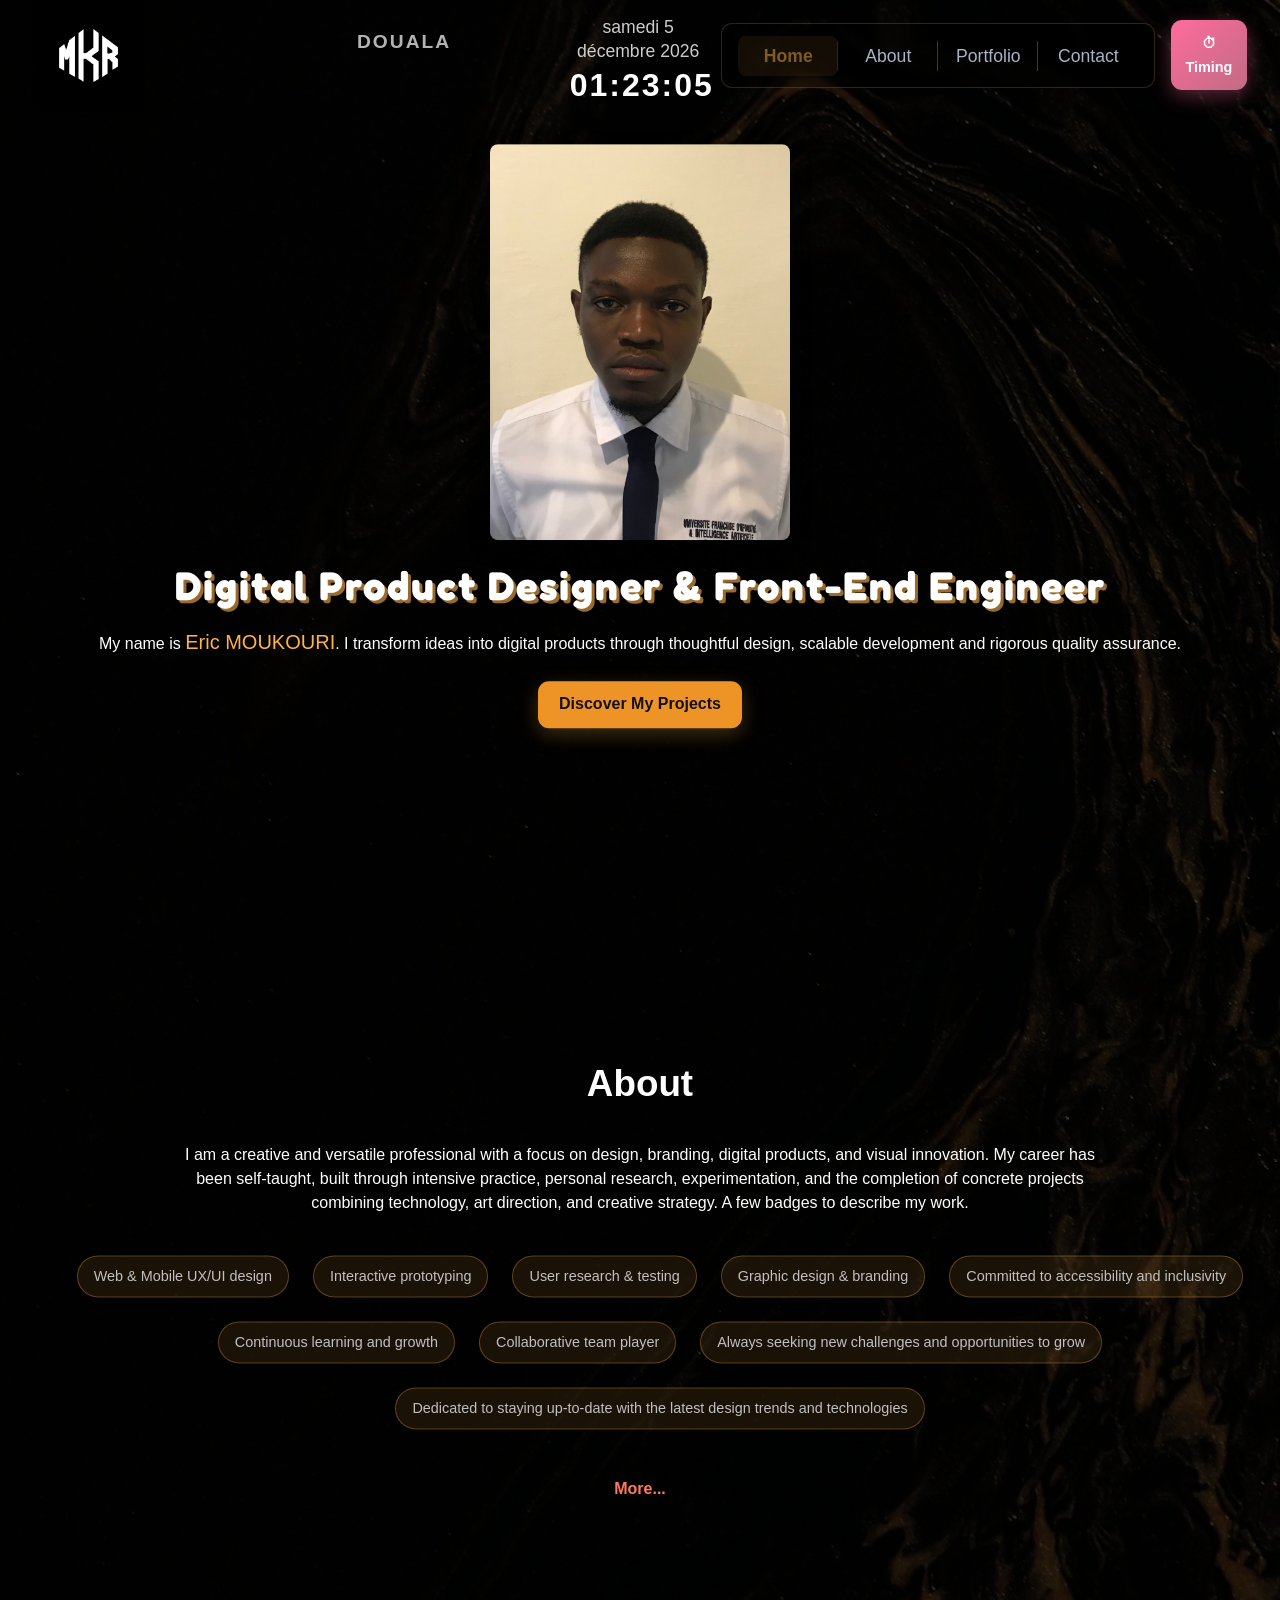
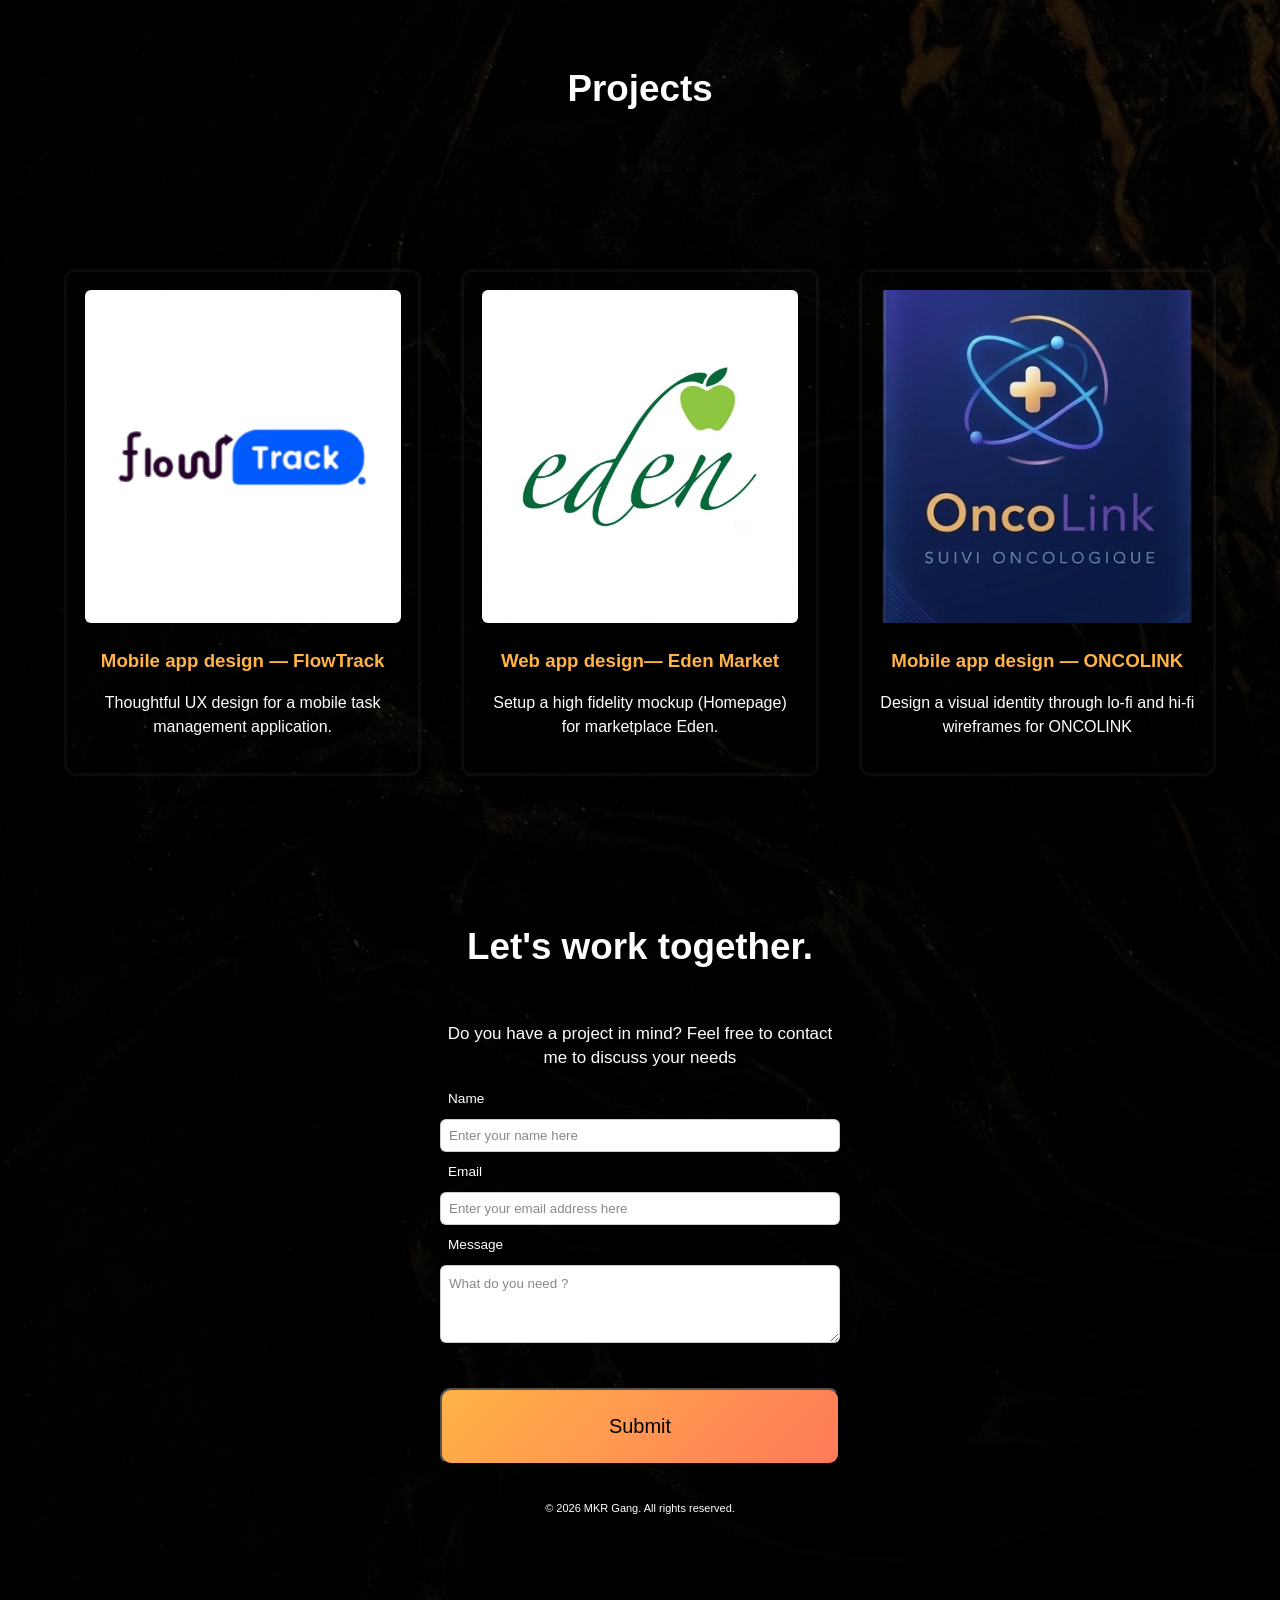
<file: index.html>
<!DOCTYPE html>
<html lang="en">

<head>
  <meta charset="utf-8">
  <meta name="viewport" content="width=device-width, initial-scale=1.0">
  <meta name="description" content="UX/UI Designer, Front-End Developer and QA Analyst creating high-performance digital products, intuitive user experiences and scalable web solutions for businesses, startups and ambitious ideas."/>      <!-- provide a short description for the web page and impacting SEO -->
  <meta name="theme-color" content="#0f172a">
  <!-- <meta http-equiv="refresh" content="11"> Auto refresh page after 11sec  -->
  <title>Portfolio — Victor Eric MOUKOURI</title>
  <link rel="preload" as="image" href="assets/img/Portfolio-bg.jpg"/>
  <link rel="icon" type="image/png" href="assets/favicon/favicon-96x96.png" sizes="96x96"/>
  <link rel="icon" type="image/svg+xml" href="assets/favicon/favicon.svg"/>
  <link rel="shortcut icon" href="assets/favicon/favicon.ico"/>
  <link rel="apple-touch-icon" href="assets/favicon/apple-touch-icon.png" sizes="180x180"/>
  <link rel="manifest" href="assets/favicon/site.webmanifest"/>
  <link rel="stylesheet" href="https://cdnjs.cloudflare.com/ajax/libs/font-awesome/6.5.1/css/all.min.css" integrity="sha256-46qynGAkLSFpVbEBog43gvNhfrOj+BmwXdxFgVK/Kvc=" crossorigin="anonymous"/>
  <link rel="stylesheet" href="assets/css/styles.css">
  <link rel="preconnect" href="https://fonts.googleapis.com">
  <link rel="preconnect" href="https://fonts.gstatic.com" crossorigin>
  <link href="https://fonts.googleapis.com/css2?family=Fredoka:wght@400;600;700&family=Markazi+Text:wght@400..700&family=Playfair+Display:ital,wght@0,400..900;1,400..900&family=Vollkorn:ital,wght@0,400..900;1,400..900&display=swap" rel="stylesheet">
</head>

<body>
  <header class="header">
    <div class="navbar-left">
      <a class="logo" href="index.html" target="_self"> 
        <img loading="lazy" decoding="async" src="assets/img/logo-mkr.png" alt="MKR brand logo - Homepage"/>
      </a>
    </div>

    <div class="navbar-center">
      <div class="clock-container">
        <h2 class="city">Douala</h2>
        <div>   
          <div id="date" class="date"></div> 
          <div id="time" class="time"></div>   
        </div>
      </div>
    </div>          
      
    <div class="navbar-right">      
      <nav class="navbar" aria-label="Navigation principale ">    
        <ul class="navbar-nav">    
          <li class="navbar-item">    
            <a class="navbar-link active" href="index.html">Home</a>           
          </li>
          <li class="navbar-item">              
            <a class="navbar-link" href="about.html">About</a>
          </li>
          <li class="navbar-item">
            <a class="navbar-link" href="portfolio.html">Portfolio</a>     
          </li>
          <li class="navbar-item">   
            <a class="navbar-link" href="#contact">Contact</a>
          </li>
        </ul> 
      </nav>
        
      <a class="btn-timing" href="404.html">⏱ Timing</a>      <!-- div? Make it btn and disabled -->      
      <!-- <button id="nav-toggle" class="nav-toggle" aria-expanded="false" aria-controls="main-nav">Menu</button> -->
      <!-- <button class="navbar-toggler" data-toggle="collapse" data-target="#navbarCollapse">    
        <span class="navbar-toggler-icon"></span>    
      </button> -->
    </div>  
  </header>

  <main class="main-content">
    <section class="hero parallax animate-fade" data-parallax-speed="0.07" aria-label="Section d'introduction">
      <div class="hero-container">
        <img class="mkr-img" src="assets/img/mkr.jpg" alt="Portrait of Victor Eric MOUKOURI looking toward the camera with a professional yet approachable expression"/>
        <h1 class="hero-title">Digital Product Designer & Front-End Engineer</h1>      <!-- add class ? -->
        <p class="hero-desc">My name is <em>Eric MOUKOURI</em>. I transform ideas into digital products through thoughtful design, scalable development and rigorous quality assurance.</p>
        <a class="hero-cta" href="#portfolio">Discover My Projects</a>
      </div>
    </section>

    <section id="about" class="about-preview parallax animate-fade" data-parallax-speed="0.07"">
      <h2 class="section-title">About</h2>
      <div class="about-container">
        <p>I am a creative and versatile professional with a focus on design, 
          branding, digital products, and visual innovation. 
          My career has been self-taught, built through intensive practice, 
          personal research, experimentation, and the completion of concrete 
          projects combining technology, art direction, and creative strategy. 
          A few badges to describe my work.</p>
        <ul class="about-highlights">
          <li>Web & Mobile UX/UI design</li>
          <li>Interactive prototyping</li>
          <li>User research & testing</li>
          <li>Graphic design & branding</li>
          <!-- <li>Passion for art and technology</li> -->
          <li>Committed to accessibility and inclusivity</li>
          <li>Continuous learning and growth</li>
          <li >Collaborative team player</li>
          <!-- <li >Creative problem solver</li> -->
          <!-- <li >Driven by user-centered design principles</li> -->
          <!-- <li>Dedicated to creating meaningful digital experiences</li> -->
          <li>Always seeking new challenges and opportunities to grow</li>
          <!-- <li>Believer in the importance of user feedback and testing in the design process</li> -->
          <li>Dedicated to staying up-to-date with the latest design trends and technologies</li>
        </ul>
        <p><a class="more" href="about.html">More...</a></p>
      </div>
    </section>

    <section id="portfolio" class="portfolio-preview parallax animate-fade" data-parallax-speed="0.07"">
      <h2 class="section-title">Projects</h2>
      <div class="portfolio-highlight">
        <a href="portfolio.html#flowtrack" class="card-link">
          <article class="card">
            <img src="assets/img/FlowTrack logo.png" alt="FlowTrack mobile app project preview showing the app branding and logo for a task management interface" loading="lazy" decoding="async"/>
            <h3>Mobile app design — FlowTrack</h3>
            <p>Thoughtful UX design for a mobile task management application.</p>
          </article>
        </a>

        <a href="portfolio.html#eden-market" class="card-link">
          <article class="card">
            <img src="assets/img/eden market logo.jpg" alt="Eden Market project preview showing the app branding and visual design elements for a marketplace app" loading="lazy" decoding="async"/>
            <h3>Web app design— Eden Market</h3>
            <p>Setup a high fidelity mockup (Homepage) for marketplace Eden.</p>
          </article>
        </a>

        <a href="portfolio.html#oncolink" class="card-link">
          <article class="card">
            <img src="assets/img/OncoLink-splash-logo.png" alt="ONCOLINK project preview showing the app branding and visual design elements for a medical support app" loading="lazy" decoding="async"/>
            <h3>Mobile app design — ONCOLINK</h3>
            <p>Design a visual identity through lo-fi and hi-fi wireframes for ONCOLINK</p>
          </article>
        </a>
      </div>
    </section>
        
    <!-- <button id="music-toggle" class="music-toggle" type="button" aria-label="Toggle background music">🔇</button>
    <audio id="bg-music" loop controls>
      <source src="assets/audio/The_Weeknd_-_Heartless_(Official_Video).mp3" type="audio/mpeg">
    </audio> -->

    <!-- <audio controls>
      <source src="audio.ogg" type="audio/ogg" controls/>
      <source src="audio.wav" type="audio/wav" />
      <source src="audio.mp3" type="audio/mpeg" />
    </audio> -->
          
    <!-- <video controls width="400" muted loop poster="https://peach.blender.org/wp-content/uploads/title_anouncement.jpg?x11217">
      <source src="https://archive.org/download/BigBuckBunny_124/Content/big_buck_bunny_720p_surround.mp4" type="video/mp4" />
      <source src="https://cdn.freecodecamp.org/curriculum/labs/mapmethod.webm" type="video/webm" />
      <source src="https://cdn.freecodecamp.org/curriculum/labs/mapmethod.ogg" type="video/ogg" />
    </video> -->
  </main>

  <button id="back-to-top" class="back-to-top" type="button" aria-label="Back to top" title="Back to top">⇧</button>

  <footer>
    <div class="container-footer parallax animate-fade" data-parallax-speed="0.07"> <!-- One must go -->
      <div id="contact" class="footer-contact">
        <h2 class="section-title">Let's work together.</h2>
        <p style="font-size: 17px;">Do you have a project in mind? Feel free to contact me to discuss your needs</p>
        <!-- <h3>Contact</h3> -->
        <form class="footer-contact-form" action="https://formsubmit.co/victorericmoukouri@outlook.com" method="POST">
          <label for="name">Name</label>
          <input id="name" name="name" type="text" placeholder="Enter your name here" size="30" required>
          <label for="email">Email</label>
          <input id="email" name="email" type="email" placeholder="Enter your email address here" minlength="7" maxlength="32" size="30" required>
          <label for="message">Message</label>
          <textarea id="message" name="message" rows="3" cols="30" placeholder="What do you need ?" required></textarea>
          <button type="submit" class="btn-submit">Submit</button>
          <p class="feedback" aria-live="polite">Thanks for your message!</p>
        </form> 
        <small>&copy; 2026 MKR Gang. All rights reserved.</small>
      </div>
    </div>
    
    <!-- <fieldset>
      <legend>Personal Information</legend>      
      <input id="yes-option" type="radio/checkbox" name="choice" value="yes/no" />        (input checked) to make it checked by default
      <label for="yes-option">Yes</label>

      <label>
        <input type="checkbox" value="terms">
      I agree to the <a href="/terms">terms and conditions</a>
    </label>
    </fieldset> -->
        
    <!-- <label for="city">Choose a City: </label>
    <select id="city" name="city">                                                          (option selected) to make it selected by default
      <option value="new-york">New York</option>
      <option value="los-angeles">Los Angeles</option>
      <option value="chicago">Chicago</option>
      <option value="miami">Miami</option>
    </select> -->
  </footer>
  
  <!-- <script src="assets/js/app.js"></script>
  <script src="assets/js/animations.js"></script>
  <script src="assets/js/clock.js"></script>
  <script src="assets/js/backtotop.js"></script>
  <script src="assets/js/contact.js"></script>
  <script src="assets/js/modal.js"></script>
  <script src="assets/js/parallax.js"></script>
  <script src="assets/js/storage.js"></script> -->
  <script src="assets/js/main.js"></script>
</body>
</html>
</file>
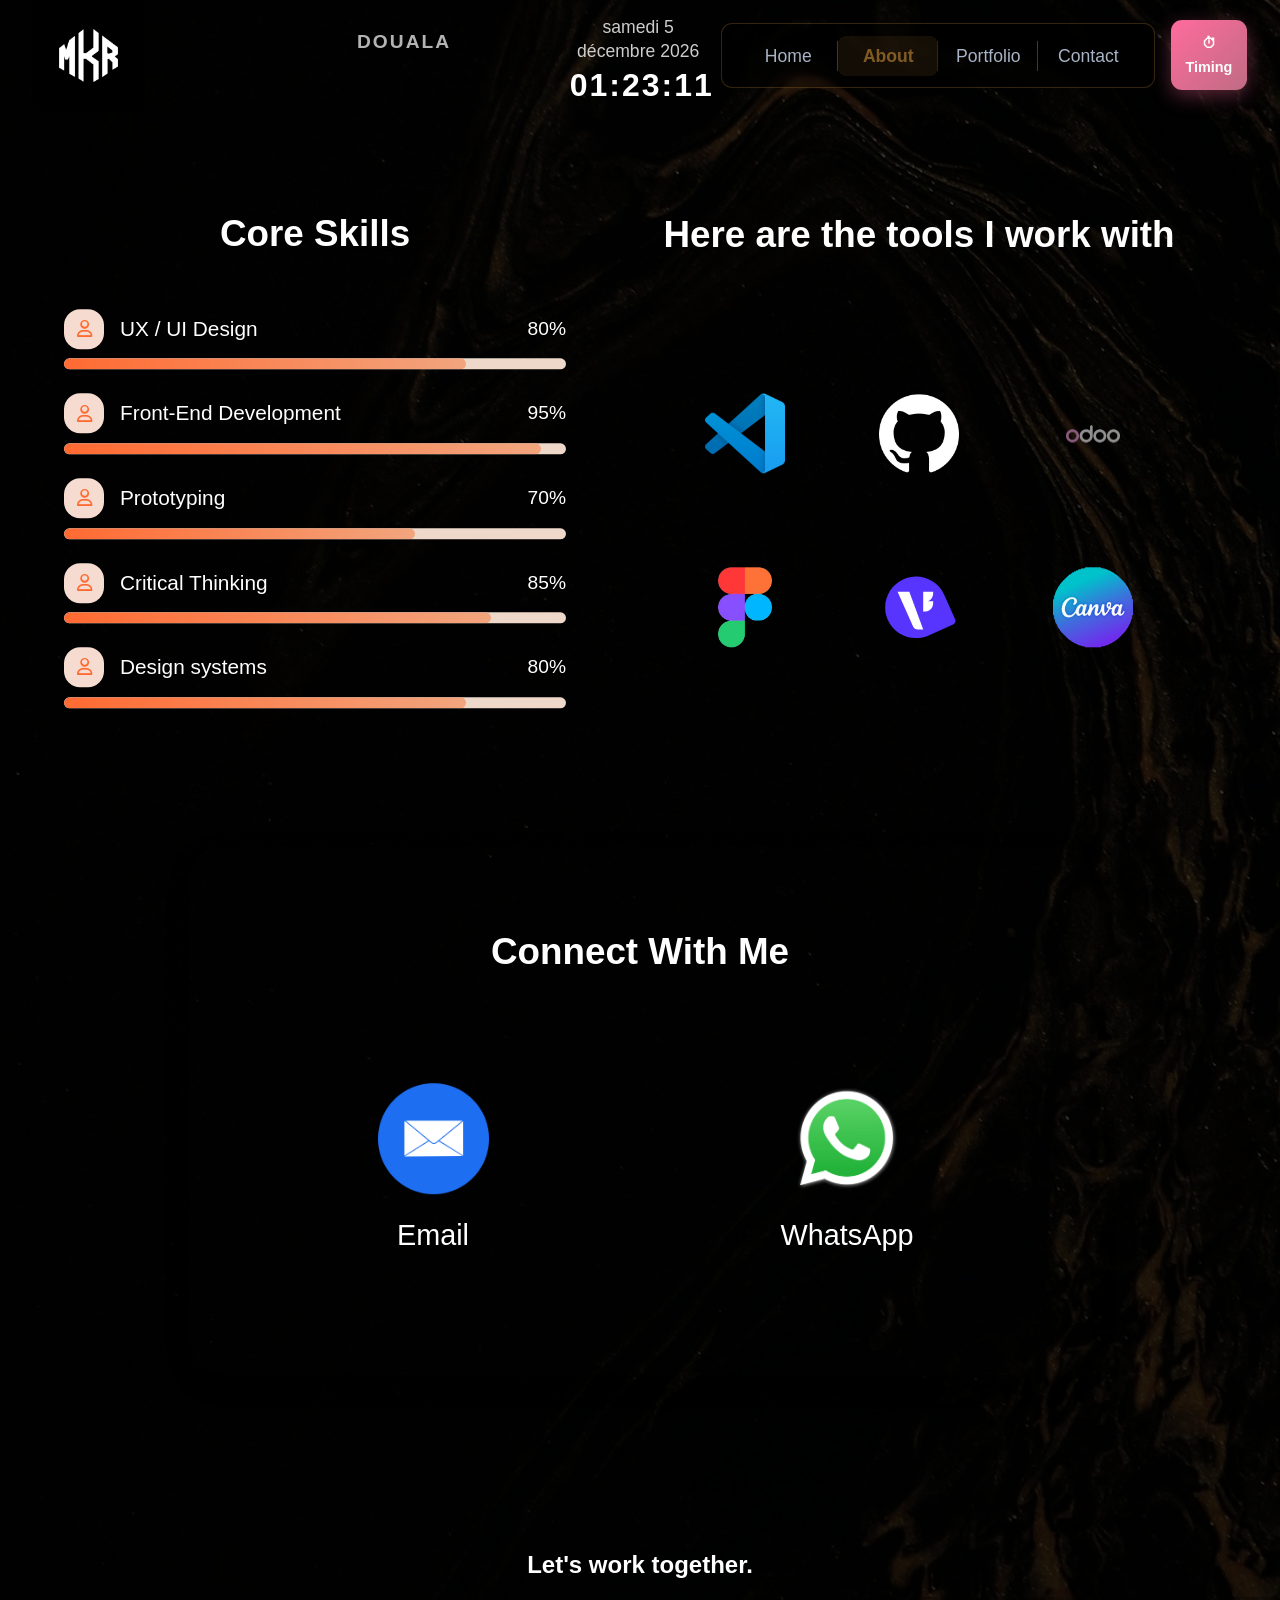
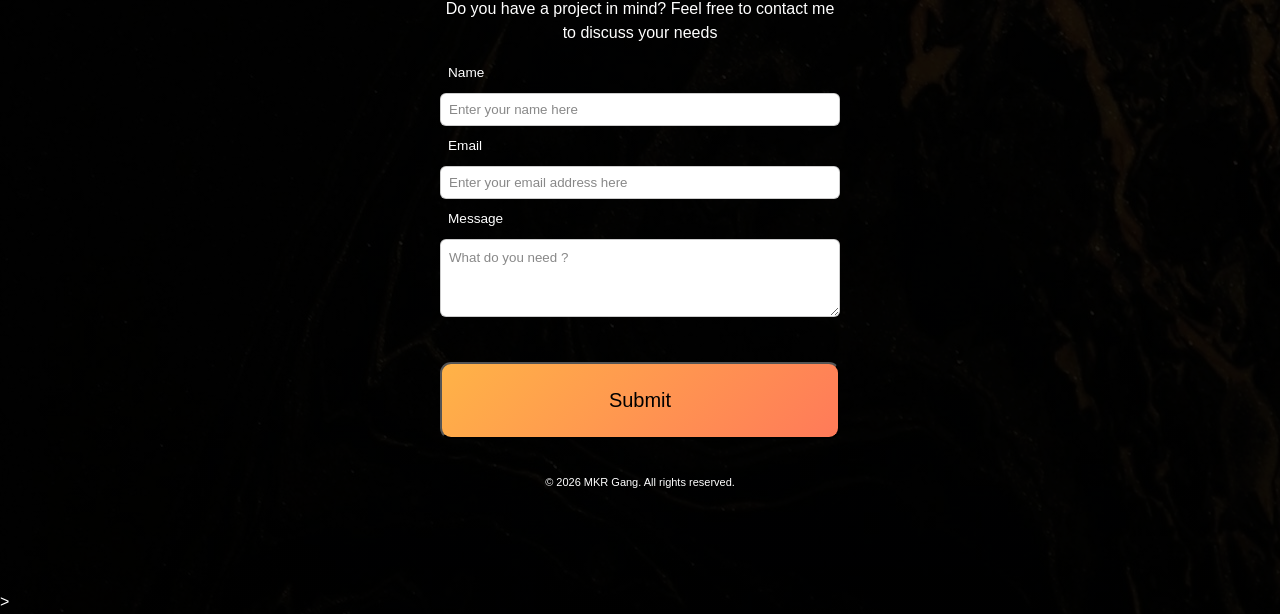
<file: about.html>
<!DOCTYPE html>
<html lang="en">

<head>
  <meta charset="utf-8">
  <meta name="viewport" content="width=device-width, initial-scale=1.0">
  <meta name="description" content="I am a UX/UI designer, passionate about creating inclusive and aesthetically pleasing interfaces."/>      <!-- provide a short description for the web page and impacting SEO -->
  <meta name="theme-color" content="#0f172a">
  <!-- <meta http-equiv="refresh" content="11"> Auto refresh page after 11sec  -->
  <title>Portfolio — Victor Eric MOUKOURI</title>
  <link rel="preload" as="image" href="assets/img/Portfolio-bg.jpg"/>
  <link rel="icon" type="image/png" href="assets/favicon/favicon-96x96.png" sizes="96x96"/>
  <link rel="icon" type="image/svg+xml" href="assets/favicon/favicon.svg"/>
  <link rel="shortcut icon" href="assets/favicon/favicon.ico"/>
  <link rel="apple-touch-icon" href="assets/favicon/apple-touch-icon.png" sizes="180x180"/>
  <link rel="manifest" href="assets/favicon/site.webmanifest"/>
  <link rel="stylesheet" href="https://cdnjs.cloudflare.com/ajax/libs/font-awesome/6.5.1/css/all.min.css" integrity="sha256-46qynGAkLSFpVbEBog43gvNhfrOj+BmwXdxFgVK/Kvc=" crossorigin="anonymous"/>
  <link rel="stylesheet" href="assets/css/styles.css">
  <link rel="preconnect" href="https://fonts.googleapis.com">
  <link rel="preconnect" href="https://fonts.gstatic.com" crossorigin>
  <link href="https://fonts.googleapis.com/css2?family=Fredoka:wght@400;600;700&family=Markazi+Text:wght@400..700&family=Playfair+Display:ital,wght@0,400..900;1,400..900&family=Vollkorn:ital,wght@0,400..900;1,400..900&display=swap" rel="stylesheet">
</head>

<body>
  <header class="header">
    <div class="navbar-left">
      <a class="logo" href="index.html" target="_self"> 
        <img loading="lazy" decoding="async" src="assets/img/logo-mkr.png" alt="MKR brand logo with angular white letters on a black background"/>
      </a>
    </div>

    <div class="navbar-center">
      <div class="clock-container">
        <h2 class="city">Douala</h2>
        <div>   
          <div id="date" class="date"></div> 
          <div id="time" class="time"></div>   
        </div>
      </div>
    </div>          
      
    <div class="navbar-right">      
      <nav class="navbar" aria-label="Navigation principale ">    
        <ul class="navbar-nav">    
          <li class="navbar-item">    
            <a class="navbar-link" href="index.html">Home</a>           
          </li>
          <li class="navbar-item">              
            <a class="navbar-link active" href="about.html">About</a>
          </li>
          <li class="navbar-item">
            <a class="navbar-link" href="portfolio.html">Portfolio</a>     
          </li>
          <li class="navbar-item">   
            <a class="navbar-link" href="#contact">Contact</a>
          </li>
        </ul> 
      </nav>
        
      <a class="btn-timing" href="404.html">⏱ Timing</a>      <!-- div? Make it btn and disabled -->      
      <!-- <button id="nav-toggle" class="nav-toggle" aria-expanded="false" aria-controls="main-nav">Menu</button> -->
      <!-- <button class="navbar-toggler" data-toggle="collapse" data-target="#navbarCollapse">    
        <span class="navbar-toggler-icon"></span>    
      </button> -->
    </div>  
  </header>

  <main class="container">
    <h1 class="about-me-title parallax animate-fade" data-parallax-speed="0.07"">About me</h1>
    <p class="lead parallax animate-fade" data-parallax-speed="0.07"">UX/UI and web designer based in Africa, I am a creative and versatile professional
      with a focus on design, branding, digital products, and visual innovation. 
      My career has been self-taught through intensive practice, personal research, experimentation, 
      and the completion of concrete projects combining technology, art direction, and creative strategy.<br><br>
      Over time, I've developed an approach centered on problem-solving, functional aesthetics, 
      and the design of modern visual experiences. I primarily work on user interface (UI/UX) design projects,
      visual identity, digital content creation, web prototyping, and creative direction.  
      My goal is to produce cohesive, intuitive, and impactful visual solutions that address real needs 
      while building a strong brand identity.
    </p>

    <section class="skills-tools-wrapper-section parallax animate-fade" data-parallax-speed="0.07"">
      <div class="skills-tools-wrapper">
        
        <!-- ===== CORE SKILLS ===== -->
        <section class="skills-section parallax animate-fade" data-parallax-speed="0.07"">
          <h2 class="section-title">Core Skills</h2>
          <div class="skill-item">
            <div class="skill-header"> 
              <div class="skill-left">
                <div class="icon-box">  
                  <i class="fa-regular fa-user"></i>    
                </div>
                <span>UX / UI Design</span>
              </div>
              <span class="percent">80%</span>       
            </div>
            <div class="progress-bar">
              <div class="progress fill-80"></div>
            </div>
          </div>
  
          <div class="skill-item">  
            <div class="skill-header">
              <div class="skill-left">
                <div class="icon-box">
                  <i class="fa-regular fa-user"></i>    
                </div>
                <span>Front-End Development</span>  
              </div>  
              <span class="percent">95%</span>  
            </div>  
            <div class="progress-bar">  
              <div class="progress fill-95"></div>  
            </div>  
          </div>

          <div class="skill-item">
            <div class="skill-header">
              <div class="skill-left">
                <div class="icon-box">
                  <i class="fa-regular fa-user"></i>    
                </div>
                <span>Prototyping</span>
              </div>
              <span class="percent">70%</span>
            </div>
            <div class="progress-bar">
              <div class="progress fill-70"></div>
            </div>
          </div>

          <div class="skill-item">
            <div class="skill-header">
              <div class="skill-left">
                <div class="icon-box">
                  <i class="fa-regular fa-user"></i>    
                </div>
                <span>Critical Thinking</span>
              </div>
              <span class="percent">85%</span>
            </div>
            <div class="progress-bar">
              <div class="progress fill-85"></div>
            </div>
          </div>

          <div class="skill-item">
            <div class="skill-header">
              <div class="skill-left">
                <div class="icon-box">
                  <i class="fa-regular fa-user"></i>    
                </div>
                <span>Design systems</span>
              </div>
              <span class="percent">80%</span>
            </div>
            <div class="progress-bar">
              <div class="progress fill-80"></div>
            </div>
          </div>
        </section>

        <!-- ===== TOOLS I USE ===== -->
        <section class="tools-section parallax animate-fade" data-parallax-speed="0.07"">
          <h2 class="section-title">Here are the tools I work with</h2>

          <div class="tools-grid">
            <a class="tool-img">
              <div class="tool-icon">
                <img class="tool-logo" src="assets/img/Visual_Studio_Code_1.35_icon.svg.png"/>
              </div>
              <span>VS Code</span>
            </a>

            <a class="tool-img">
              <div class="tool-icon">
                <img class="tool-logo" src="assets/img/github-white-icon.webp"/>
              </div>
              <span>GitHub</span>
            </a>

            <a class="tool-img">
              <div class="tool-icon">
                <img class="tool-logo" src="assets/img/Official_Odoo_logo.svg.png"/>
              </div>
              <span>Odoo</span>
            </a>

            <a class="tool-img">
              <div class="tool-icon">
                <img class="tool-logo" src="assets/img/images.png"/>
              </div>
              <span>Figma</span>
            </a>

            <a class="tool-img">
              <div class="tool-icon">
                <img class="tool-logo" src="assets/img/visily(2).svg"/>
              </div>
              <span>Visily</span>
            </a>

            <a class="tool-img">
              <div class="tool-icon">
                <img class="tool-logo" src="assets/img/Canva-App-Logo-Small.png"/>
              </div>
              <span>Canva</span>
            </a>

          </div>
        </section>  
      </div>    
    </section>

    <!-- ===== CONNECT WITH ME ===== -->
    <section class="connect-section parallax animate-fade" data-parallax-speed="0.07"">
      <h2 class="section-title">Connect With Me</h2>

      <div class="connect-grid">

        <a href="mailto:victorericmoukouri@outlook.com" class="connect-card">
          <div class="connect-icon">
            <img src="assets/img/Mail-Icon-White-on-Grey.png" class="connect-logo"/>
          </div>
          <span>Email</span>
          <!-- <p>victorericmoukouri@outlook.com</p> -->
        </a>

        <a href="https://wa.me/237698826697" target="_blank" class="connect-card">
          <div class="connect-icon">
            <img src="assets/img/WhatsApp.svg.webp" class="connect-logo"/>
          </div>
          <span>WhatsApp</span>
        </a>

        <!-- <a href="#" class="connect-card">
          <div class="connect-icon">
            <i class="fa-brands fa-github"></i>
          </div>
          <span>LinkedIn</span>
        </a> -->

        <!-- <a href="#" class="connect-card">
          <div class="connect-icon">
            <i class="fa-brands fa-twitter"></i>
          </div>
          <span>GitHub</span>
        </a> -->

      </div>
    </section>

    <!-- <section>
      <h2>Methodology</h2>
      <p>I start with research, I define paths, then I iterate on testable prototypes to validate UX choices.</p>
    </section> -->

    <!-- <section class="tools">
      <h2>Tools and technologies I use</h2>

      <dl>
        <dt>UI/UX Design & Prototyping</dt>
        <dd>Figma, Visily.</dd>
        <img class="tool-img" src="" alt="Figma">
        <img class="tool-img" src="" alt=""Visily>

        <dt>Web Development & Integration</dt>
        <dd>HTML5, CSS3 and JavaScript.</dd>

        <dt>Productivity & Collaboration</dt>
        <dd>GitHub, Discord.</dd>
      </dl>
    </section> -->
  </main>

  <footer>
      <div class="container-footer parallax animate-fade" data-parallax-speed="0.07""> <!-- One must go -->
        <div id="contact" class="footer-contact">
          <h2>Let's work together.</h2>
          <p>Do you have a project in mind? Feel free to contact me to discuss your needs</p>
          <!-- <h3>Contact</h3> -->
          <form class="footer-contact-form" action="https://formsubmit.co/victorericmoukouri@outlook.com" method="POST">
            <label for="name">Name</label>
            <input id="name" name="name" type="text" placeholder="Enter your name here" size="30" required>
            <label for="email">Email</label>
            <input id="email" name="email" type="email" placeholder="Enter your email address here" minlength="7" maxlength="32" size="30" required>
            <label for="message">Message</label>
            <textarea id="message" name="message" rows="3" cols="30" placeholder="What do you need ?" required></textarea>
            <button type="submit" class="btn-submit">Submit</button>
            <p class="feedback" aria-live="polite">Thanks for your message!</p>
          </form> 
          <small>&copy; 2026 MKR Gang. All rights reserved.</small>
        </div>
      </div>
      
      <button id="back-to-top" class="back-to-top" type="button" aria-label="Back to top" title="Back to top">⇧</button>
    
      <!-- <fieldset>
        <legend>Personal Information</legend>      
        <input id="yes-option" type="radio/checkbox" name="choice" value="yes/no" />        (input checked) to make it checked by default
        <label for="yes-option">Yes</label>
      </fieldset> -->
          
      <!-- <label for="city">Choose a City: </label>
      <select id="city" name="city">                                                          (option selected) to make it selected by default
        <option value="new-york">New York</option>
        <option value="los-angeles">Los Angeles</option>
        <option value="chicago">Chicago</option>
        <option value="miami">Miami</option>
      </select> -->
  </footer>
  
  <script src="assets/js/main.js"></script>
</body>
</html>>
</file>
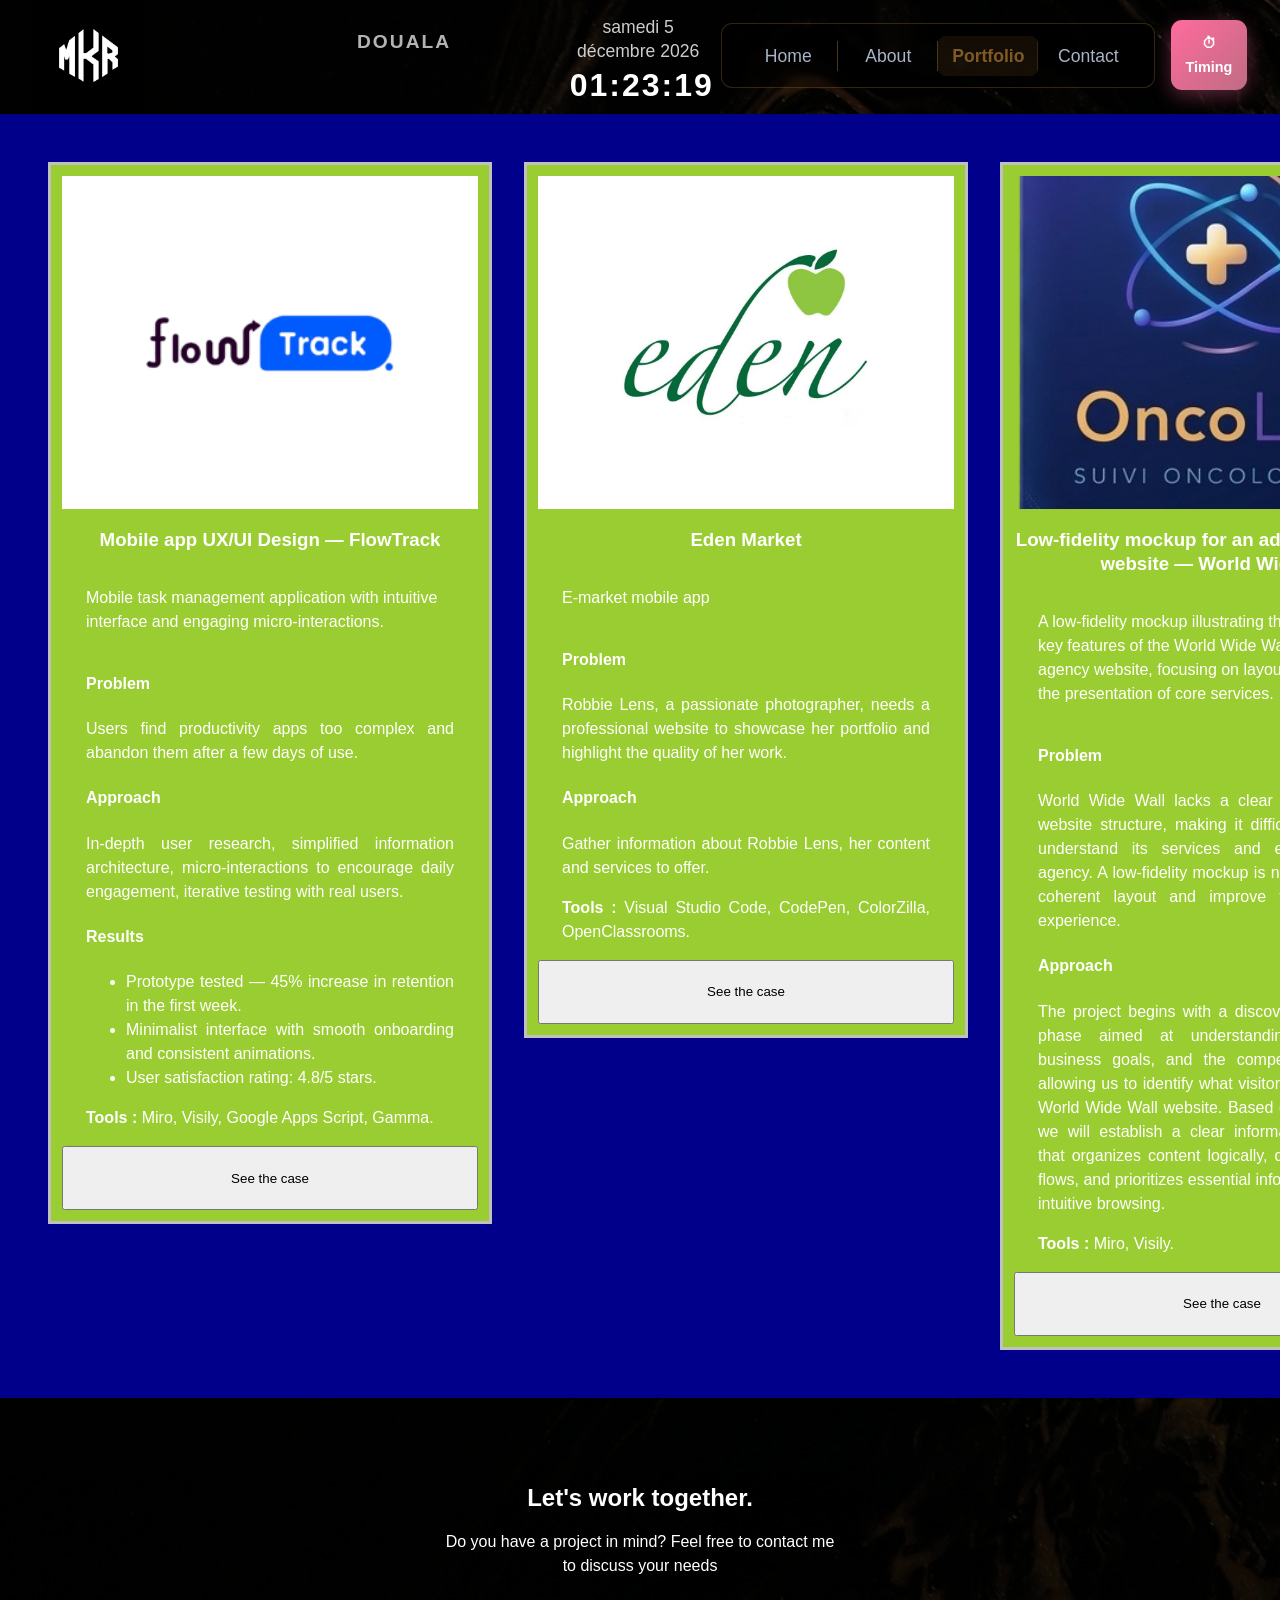
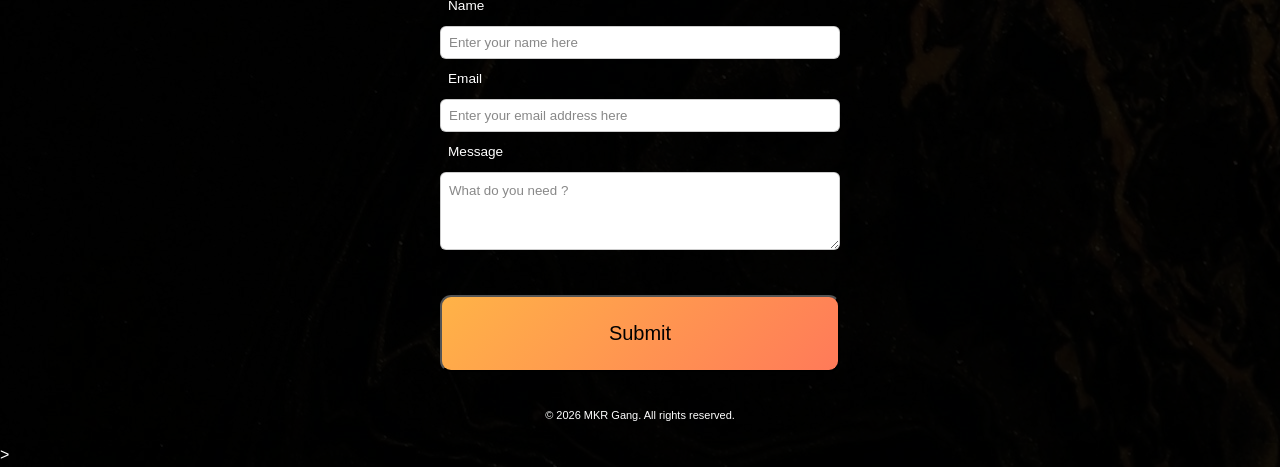
<file: portfolio.html>
<!DOCTYPE html>
<html lang="en">

<head>
  <meta charset="utf-8">
  <meta name="viewport" content="width=device-width, initial-scale=1.0">
  <meta name="description" content="I am a UX/UI designer, passionate about creating inclusive and aesthetically pleasing interfaces."/>      <!-- provide a short description for the web page and impacting SEO -->
  <meta name="theme-color" content="#0f172a">
  <!-- <meta http-equiv="refresh" content="11"> Auto refresh page after 11sec  -->
  <title>Portfolio — Victor Eric MOUKOURI</title>
  <link rel="preload" as="image" href="assets/img/Portfolio-bg.jpg"/>
  <link rel="icon" type="image/png" href="assets/favicon/favicon-96x96.png" sizes="96x96"/>
  <link rel="icon" type="image/svg+xml" href="assets/favicon/favicon.svg"/>
  <link rel="shortcut icon" href="assets/favicon/favicon.ico"/>
  <link rel="apple-touch-icon" href="assets/favicon/apple-touch-icon.png" sizes="180x180"/>
  <link rel="manifest" href="assets/favicon/site.webmanifest"/>
  <link rel="stylesheet" href="https://cdnjs.cloudflare.com/ajax/libs/font-awesome/6.5.1/css/all.min.css" integrity="sha256-46qynGAkLSFpVbEBog43gvNhfrOj+BmwXdxFgVK/Kvc=" crossorigin="anonymous"/>
  <link rel="stylesheet" href="assets/css/styles.css">
  <link rel="preconnect" href="https://fonts.googleapis.com">
  <link rel="preconnect" href="https://fonts.gstatic.com" crossorigin>
  <link href="https://fonts.googleapis.com/css2?family=Fredoka:wght@400;600;700&family=Markazi+Text:wght@400..700&family=Playfair+Display:ital,wght@0,400..900;1,400..900&family=Vollkorn:ital,wght@0,400..900;1,400..900&display=swap" rel="stylesheet">
</head>

<body>
    <header class="header">
    <div class="navbar-left">
      <a class="logo" href="index.html" target="_self"> 
        <img loading="lazy" decoding="async" src="assets/img/logo-mkr.png" alt="MKR brand logo with angular white letters on a black background">
      </a>
    </div>

    <div class="navbar-center">
      <div class="clock-container">
        <h2 class="city">Douala</h2>
        <div>   
          <div id="date" class="date"></div> 
          <div id="time" class="time"></div>   
        </div>
      </div>
    </div>          
      
    <div class="navbar-right">      
      <nav class="navbar" aria-label="Navigation principale ">    
        <ul class="navbar-nav">    
          <li class="navbar-item">    
            <a class="navbar-link" href="index.html">Home</a>           
          </li>
          <li class="navbar-item">              
            <a class="navbar-link" href="about.html">About</a>
          </li>
          <li class="navbar-item">
            <a class="navbar-link active" href="portfolio.html">Portfolio</a>     
          </li>
          <li class="navbar-item">   
            <a class="navbar-link" href="#contact">Contact</a>
          </li>
        </ul> 
      </nav>
        
      <a class="btn-timing" href="404.html">⏱ Timing</a>      <!-- div? Make it btn and disabled -->      
      <!-- <button id="nav-toggle" class="nav-toggle" aria-expanded="false" aria-controls="main-nav">Menu</button> -->
      <!-- <button class="navbar-toggler" data-toggle="collapse" data-target="#navbarCollapse">    
        <span class="navbar-toggler-icon"></span>    
      </button> -->
    </div>  
  </header>


  <main class="container parallax animate-fade" data-parallax-speed="0.07">
    <!-- <h1>Portfolio</h1> -->
    <p class="lead">Selected projects showcasing my skills in UX/UI, design, and visualization.</p>

    <section class="portfolio-grid">
      <article class="project animate-fade" id="FlowTrack" data-id="1">
        <img src="assets/img/FlowTrack logo.png" alt="FlowTrack mobile app" loading="lazy" decoding="async">
        <h3>Mobile app UX/UI Design — FlowTrack</h3>
        <p class="summary">Mobile task management application with intuitive interface and engaging micro-interactions.</p>
        <div class="case">
          <h4>Problem</h4>
          <p>Users find productivity apps too complex and abandon them after a few days of use.</p>
          <h4>Approach</h4>
          <p>In-depth user research, simplified information architecture, micro-interactions to encourage daily engagement, iterative testing with real users.</p>
          <h4>Results</h4>
          <ul>
            <li>Prototype tested — 45% increase in retention in the first week.</li>
            <li>Minimalist interface with smooth onboarding and consistent animations.</li>
            <li>User satisfaction rating: 4.8/5 stars.</li>
          </ul>
          <p class="tools"><strong>Tools :</strong> Miro, Visily, Google Apps Script, Gamma.</p>
        </div>
        <button class="view-btn" data-project="FlowTrack" data-title="FlowTrack">See the case</button>
      </article>

      <article class="project animate-fade" id="Robbie Lens Photographie" data-id="2">
        <img src="assets/img/eden market logo.jpg" alt="Robbie Lens Portfolio" loading="lazy" decoding="async">
        <h3>Eden Market</h3>
        <p class="summary">E-market mobile app </p>
        <div class="case">
          <h4>Problem</h4>
          <p>Robbie Lens, a passionate photographer, needs a professional website to showcase her portfolio and highlight the quality of her work.</p>
          <h4>Approach</h4>
          <p>Gather information about Robbie Lens, her content and services to offer.</p>
          <!-- <h4>Results</h4>
          <ul>
            <li>Réduction du temps de génération de rapport : 40% plus rapide.</li>
            <li>Adoption accélérée grâce aux vues prédéfinies et templates réutilisables.</li>
            <li>ROI démontré : économie de 20h/mois par utilisateur.</li> -->
          </ul>
          <p class="tools"><strong>Tools :</strong> Visual Studio Code, CodePen, ColorZilla, OpenClassrooms.</p>
        </div>
        <button class="view-btn" data-project="Robbie Lens Photographie" data-title="Robbie Lens Photographie">See the case</button>
      </article>

      <article class="project animate-fade" id="World Wide Wall" data-id="3">
        <img src="assets/img/OncoLink-splash-logo.png" alt="ONCOLINK mobile app showcase" loading="lazy" decoding="async">
        <h3>Low-fidelity mockup for an advertising agency website — World Wide Wall</h3>
        <p class="summary">A low-fidelity mockup illustrating the structure and key features of the World Wide Wall advertising agency website, focusing on layout, navigation, and the presentation of core services.</p>
        <div class="case">
          <h4>Problem</h4>
          <p>World Wide Wall lacks a clear and user-friendly website structure, making it difficult for visitors to understand its services and engage with the agency. A low-fidelity mockup is needed to define a coherent layout and improve the overall user experience.</p>
          <h4>Approach</h4>
          <p>The project begins with a discovery and research phase aimed at understanding user needs, business goals, and the competitive landscape, allowing us to identify what visitors expect from the World Wide Wall website. Based on these insights, we will establish a clear information architecture that organizes content logically, defines navigation flows, and prioritizes essential information to ensure intuitive browsing.</p>
          <!-- <h4>Results </h4>
          <ul>
            <li>Expérience immersive favorisant la compréhension du processus créatif.</li>
            <li>Accessibilité WCAG AA validée, responsive sur tous les appareils.</li>
            <li>Performance Core Web Vitals : 95+ Lighthouse score.</li>
          </ul> -->
          <p class="tools"><strong>Tools :</strong> Miro, Visily.</p>
        </div>
        <button class="view-btn" data-project="World Wide Wall" data-title="World Wide Wall">See the case</button>
      </article>
    </section>
  </main>

  






<footer>
    <div class="container-footer"> <!-- One must go -->
      <div id="contact" class="footer-contact">
        <h2>Let's work together.</h2>
        <p>Do you have a project in mind? Feel free to contact me to discuss your needs</p>
        <!-- <h3>Contact</h3> -->
        <form class="footer-contact-form" action="https://formsubmit.co/victorericmoukouri@outlook.com" method="POST">
          <label for="name">Name</label>
          <input id="name" name="name" type="text" placeholder="Enter your name here" size="30" required>
          <label for="email">Email</label>
          <input id="email" name="email" type="email" placeholder="Enter your email address here" minlength="7" maxlength="32" size="30" required>
          <label for="message">Message</label>
          <textarea id="message" name="message" rows="3" cols="30" placeholder="What do you need ?" required></textarea>
          <button type="submit" class="btn-submit">Submit</button>
          <p class="feedback" aria-live="polite">Thanks for your message!</p>
        </form> 
        <small>&copy; 2026 MKR Gang. All rights reserved.</small>
      </div>
    </div>
    
    <button id="back-to-top" class="back-to-top" type="button" aria-label="Back to top" title="Back to top">⇧</button>
  
    <!-- <fieldset>
      <legend>Personal Information</legend>      
      <input id="yes-option" type="radio/checkbox" name="choice" value="yes/no" />        (input checked) to make it checked by default
      <label for="yes-option">Yes</label>
    </fieldset> -->
        
    <!-- <label for="city">Choose a City: </label>
    <select id="city" name="city">                                                          (option selected) to make it selected by default
      <option value="new-york">New York</option>
      <option value="los-angeles">Los Angeles</option>
      <option value="chicago">Chicago</option>
      <option value="miami">Miami</option>
    </select> -->
  </footer>
  
  <!-- <script src="assets/js/app.js"></script>
  <script src="assets/js/animations.js"></script>
  <script src="assets/js/clock.js"></script>
  <script src="assets/js/backtotop.js"></script>
  <script src="assets/js/contact.js"></script>
  <script src="assets/js/modal.js"></script>
  <script src="assets/js/parallax.js"></script>
  <script src="assets/js/storage.js"></script> -->
  <script src="assets/js/main.js"></script>
</body>
</html>>
</file>
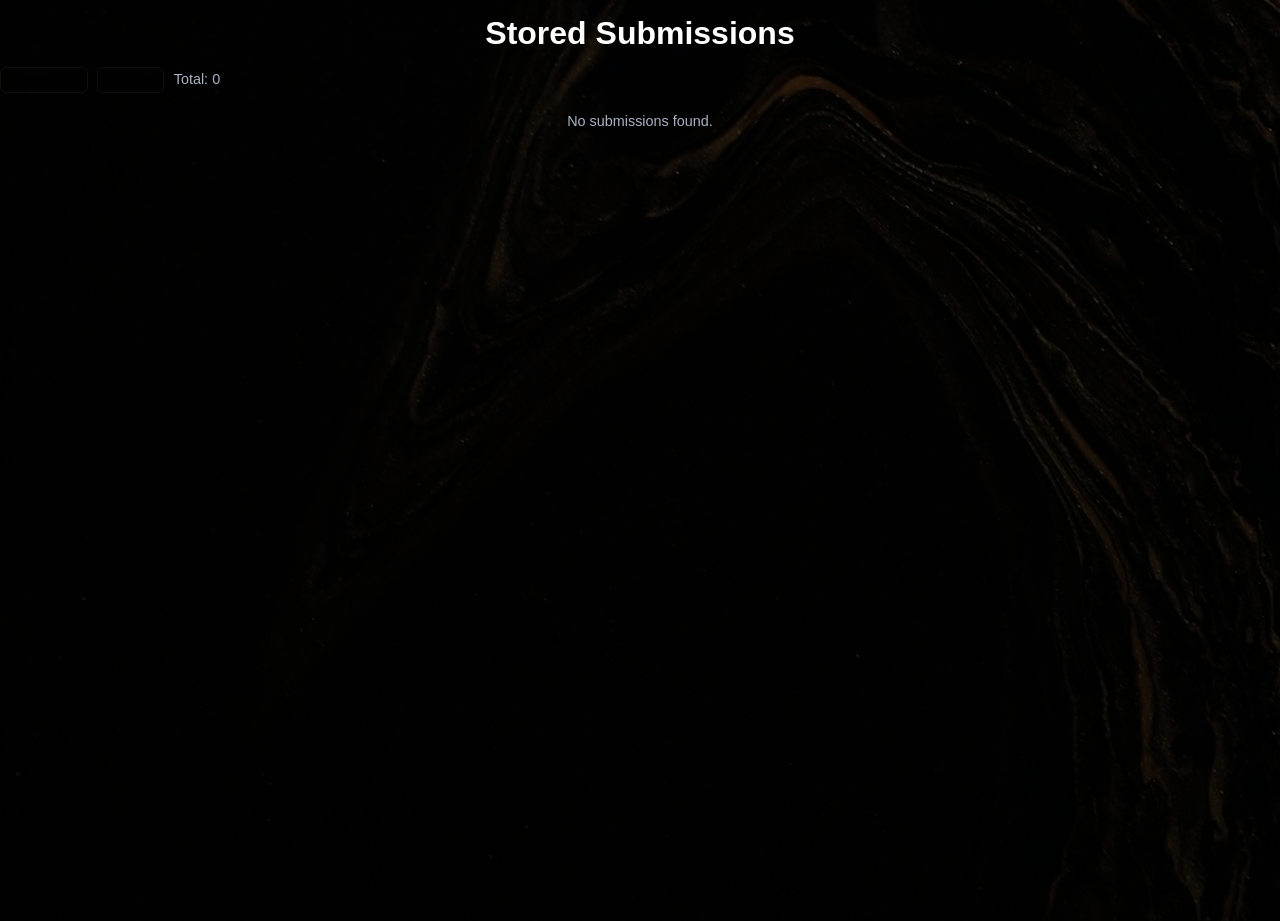
<file: submissions.html>
<!doctype html>
<html lang="en">
<head>
  <meta charset="utf-8">
  <meta name="viewport" content="width=device-width, initial-scale=1">
  <title>Submissions — Admin</title>
  <link rel="stylesheet" href="assets/css/styles.css">
  <style>
    /* Small admin tweaks to make the table readable */
    .admin-actions{ display:flex; gap:.6rem; margin-bottom:1rem; }
    table.submissions{ width:100%; border-collapse:collapse; background:var(--card); }
    table.submissions th, table.submissions td{ padding:.6rem; border-bottom:1px solid rgba(255,255,255,0.04); text-align:left; }
    table.submissions th{ font-weight:700; }
    .muted { color:var(--muted); font-size:.9rem; }
    .mono { font-family: monospace, ui-monospace; font-size:.85rem; }
    .small-btn { padding:.3rem .5rem; border-radius:6px; border:1px solid rgba(255,255,255,0.06); background:transparent; cursor:pointer; }
  </style>
</head>
<body>
  <main class="container">
    <h1>Stored Submissions</h1>
    <p class="lead">This page reads submissions saved in <code>localStorage</code> under <strong>portfolio_submissions</strong>.</p>

    <div class="admin-actions">
      <button id="export-csv" class="small-btn">Export CSV</button>
      <button id="clear-all" class="small-btn">Clear all</button>
      <div class="muted">Total: <span id="total">0</span></div>
    </div>

    <div id="no-data" class="muted">No submissions found.</div>

    <table id="submissions-table" class="submissions" aria-live="polite" style="display:none;">
      <thead>
        <tr>
          <th>Name</th>
          <th>Email</th>
          <th>Message</th>
          <th>Created At</th>
          <th>Status</th>
          <th>Actions</th>
        </tr>
      </thead>
      <tbody></tbody>
    </table>
  </main>
  
  <script>
  // Note: client-side auth removed — admin page loads immediately.
  // Admin page script — commented for clarity
  // 1) read localStorage key 'portfolio_submissions'
  // 2) render rows for each entry (name, email, message, createdAt, status)
  // 3) provide Export CSV and Clear All actions
    // Admin page script — commented for clarity
    // 1) read localStorage key 'portfolio_submissions'
    // 2) render rows for each entry (name, email, message, createdAt, status)
    // 3) provide Export CSV and Clear All actions

    function loadStore(){
      try{ return JSON.parse(localStorage.getItem('portfolio_submissions') || '[]'); }
      catch(e){ return []; }
    }

    function saveStore(arr){
      try{ localStorage.setItem('portfolio_submissions', JSON.stringify(arr)); }
      catch(e){ console.error('Failed to save', e); }
    }

    function render(){
      var data = loadStore();
      var table = document.getElementById('submissions-table');
      var tbody = table.querySelector('tbody');
      var noData = document.getElementById('no-data');
      var total = document.getElementById('total');
      tbody.innerHTML = '';
      if(!data || data.length === 0){
        table.style.display = 'none';
        noData.style.display = 'block';
        total.textContent = 0;
        return;
      }
      table.style.display = '';
      noData.style.display = 'none';
      total.textContent = data.length;

      data.slice().reverse().forEach(function(entry){
        var tr = document.createElement('tr');

        var tdName = document.createElement('td'); tdName.textContent = entry.name || ''; tr.appendChild(tdName);
        var tdEmail = document.createElement('td'); tdEmail.textContent = entry.email || ''; tr.appendChild(tdEmail);
        var tdMsg = document.createElement('td'); tdMsg.textContent = entry.message || ''; tr.appendChild(tdMsg);
        var tdCreated = document.createElement('td'); tdCreated.textContent = entry.createdAt ? new Date(entry.createdAt).toLocaleString() : ''; tr.appendChild(tdCreated);
        var tdStatus = document.createElement('td'); tdStatus.textContent = entry.status || ''; tr.appendChild(tdStatus);

        var tdActions = document.createElement('td');
        // delete single entry
        var del = document.createElement('button'); del.className = 'small-btn'; del.textContent = 'Delete';
        del.addEventListener('click', function(){
          if(!confirm('Delete this submission?')) return;
          var store = loadStore().filter(function(i){ return i.id !== entry.id; });
          saveStore(store); render();
        });
        tdActions.appendChild(del);
        tr.appendChild(tdActions);

        tbody.appendChild(tr);
      });
    }

    // Build CSV from stored submissions and trigger download
    function exportCSV(){
      var data = loadStore();
      if(!data || data.length === 0){ alert('No submissions to export'); return; }
      var headers = ['id','formId','name','email','message','createdAt','status'];
      var rows = [headers.join(',')];
      data.forEach(function(r){
        var vals = headers.map(function(h){
          var v = r[h] === undefined || r[h] === null ? '' : String(r[h]);
          // escape simple CSV quotes
          return '"' + v.replace(/"/g,'""') + '"';
        });
        rows.push(vals.join(','));
      });
      var csv = rows.join('\n');
      var blob = new Blob([csv], { type: 'text/csv;charset=utf-8;' });
      var url = URL.createObjectURL(blob);
      var a = document.createElement('a'); a.href = url; a.download = 'submissions.csv';
      document.body.appendChild(a); a.click(); a.remove(); URL.revokeObjectURL(url);
    }

    document.getElementById('export-csv').addEventListener('click', exportCSV);
    document.getElementById('clear-all').addEventListener('click', function(){
      if(!confirm('Clear all stored submissions? This cannot be undone.')) return;
      saveStore([]); render();
    });

    // initial render
    render();

    // expose helper for console convenience
    window.reloadStoredSubmissions = render;
  </script>
</body>
</html>
</file>
<file: assets/css/styles.css>
/* ========================================
   DOCUMENTATION: RESPONSIVE DESIGN & TABLET ADAPTATION
   ======================================== 
   
   This CSS file contains a complete responsive strategy with 3 breakpoints:

1. PC (default): 1400px - 1024px

2. TABLET (max-width: 1024px): 1024px - 800px

3. SMALL TABLET (max-width: 800px): less than 800px

BASIC PRINCIPLES:

- Mobile-First vs. Desktop-First: Here we use Desktop-First (PC styles by default, then progressively scale down)

- Fluid vs. Rigid: Dimensions adapt progressively with media queries

- Flexible Grid: Grids transition from 3 columns → 2 columns → 1 column

- Adaptive Images: Images gradually reduce their dimensions

KEY TIPS:

a) Use max-width to apply styles up to a certain width

b) Use rem/em instead of px for better Scalability

c) Test on multiple devices (Chrome DevTools)

d) Avoid overflows by setting `width: 100%` on images

e) Use flexbox/grid for a natural, responsive layout
*/

@import url('');
/* https://fonts.googleapis.com/css?family=Amatic+SC|Montserrat:400,700|Seymour+One */

:root {
   --bg: #0f1724;
   --card: #0b1220;
   --muted: #a8b3c5;
   --accent: #ffb347;
   --accent-2:  #ff7a59;
   /* --accent-3: ; */
   --white: #ffffff;
   --max-width: 1400px;
}

*, *::before, *::after {
   box-sizing: border-box;
}

html {
   scroll-behavior: smooth;
}

body {
   margin: 0;
   min-height: 100vh;
   background-image: linear-gradient(rgba(0,0,0,0.72), rgba(0,0,0,0.88)), url("../img/Portfolio-bg.jpg");
   font-family: Inter,Segoe UI,Arial,Helvetica,sans-serif;
   color: var(--white);
   line-height: 1.5em;
   animation: slideBackground 11s ease-in-out infinite;
}

@keyframes slideBackground {
   0%, 100% { background-position: center; }
   50% { background-position: calc(center + 20px) calc(center + 20px); }
}

.header, main, footer {
   text-align: center;
}

.header { 
   /* background-color: #a8b3c5; */
   display: flex;
   padding: 0 33px;
   justify-content: space-between;
   align-items: center;
}

.logo {
   display: flex;
   height: 111px;
}

.clock-container { 
   display: flex;
   gap: 111px;
   margin-left: 213px;
}

.city {
   font-size: 1.2rem;
   letter-spacing: 2px;
   text-transform: uppercase;
   opacity: 0.7;
   margin-bottom: 15px;
}

.date {
   font-size: 1.1rem;
   opacity: 0.8;
   margin-right: 7px;
}

.time {
   font-size: 2rem;
   font-weight: bold;
   letter-spacing: 2px;
   margin-top: 10px;
}

.navbar-right {
   align-items: center;
   font-size: 1.1rem;
   display: flex;
   gap: 1rem;
}

.navbar {
   padding: 0.7rem 1rem;
   background: rgba(0,0,0,0.3);
   border-radius: 11px;
   border: 1px solid rgba(255,179,71,0.2);
   backdrop-filter: blur(3px);
}

.navbar-nav {
   list-style: none;
   margin: 0;
   display: flex;
   padding-left: 0;
}

.navbar-link {  
   position: relative;
   padding: 0.5rem 1.5rem;
   justify-content: center;
   width: 100px;        /* em/rem value needed */
   color: var(--muted);
   text-decoration: none;
   display: flex;
   transition: all 0.3s ease;
}

.navbar-link.active {
   color: var(--accent);
   background: rgba(255,179,71,0.15);
   opacity: 0.5;
   border-radius: 8px;
   font-weight: 600;
} 

.navbar-link:hover {
   color: var(--accent);
   background: rgba(255,179,71,0.1);
   border-radius: 11px;
   transition: all 0.3s ease;
}

.navbar-nav li:not(:last-child) .navbar-link::after {          /* Add a separator line between links, except after the last one. Review needed for the first link */
   content: "";
   position: absolute;
   right: 0;
   top: 50%;
   transform: translateY(-50%);
   height: 30px;
   width: 1.1px;
   background: rgba(255,179,71,0.3);
}

.btn-timing {
   padding: .7rem .9rem;
   border-radius: 11px;
   background:linear-gradient(135deg,#ff6b9d,#c06c84);
   color: var(--white);
   text-decoration: none;
   font-weight: 600;
   font-size:0.9rem;
   animation:blink 3s cubic-bezier(0.4, 0, 0.2, 1) infinite;
   will-change: opacity, transform;
   box-shadow:0 6px 20px rgba(255,107,157,0.35);
   transition:transform 0.28s cubic-bezier(0.22, 1, 0.36, 1), box-shadow 0.28s ease, opacity 0.25s ease;
}

@keyframes blink {
   0% {
      opacity: 1;
      transform: translateY(0);
   }
   50% {
      opacity: 0.35;
      transform: translateY(-2px);
   }
   100% {
      opacity: 1;
      transform: translateY(0);
   }
}

.btn-timing:hover {
   animation-play-state: paused;
   opacity:1 !important;
   transform:translateY(-3px);
   box-shadow:0 12px 30px rgba(255,107,157,0.5);
}

/* =========================
   BURGER MENU
========================= */

/* .navbar-toggler {
      display: none !important;
} */

.hero {
   /* background-color: rgb(109, 0, 109); */
   height: 100vh;
   padding: 2.5rem;
   text-align: center;
}

/* object-fit & object-position prob for responsiveness */
.mkr-img {
   width: 300px;
   margin: 0 auto 0.9rem;
   border-radius: 8px;
   box-shadow: 0 8px 20px rgba(0,0,0,0.4);
   display:block;
   /* object-fit: cover; */
   /* object-position: center; */
}

.hero-title {
   font-family:'Fredoka', sans-serif;
   font-size: 2.5rem;
   letter-spacing:0.05em;
   text-shadow:3px 3px 0px rgba(255,179,71,0.6), 6px 6px 0px rgba(0,0,0,0.3);
}

.hero-desc {
   color: var(--white);
   margin: 33px 0 25px 0;
}

em {
   font-style: normal;
   font-size: 20px;
   color: var(--accent);   
}

.hero-cta {
   /* background: linear-gradient(135deg,var(--accent), var(--accent-2)); */
   background: #ee9427;
   color: #111;
   padding: .7rem 1.3rem;
   border-radius: 11px;
   text-decoration: none;
   font-weight: 600;
   transition: all 0.3s cubic-bezier(0.34, 1.56, 0.64, 1);
   box-shadow: 0 6px 20px rgba(255,179,71,0.25);
   display: inline-block;
   position: relative;
   overflow: hidden;
}

.hero-cta:hover {
   transform: translateY(-3px);
   box-shadow: 0 12px 30px rgba(255,179,71,0.35);
   background: rgb(124, 82, 5);
   color: var(--white);
   transition:transform 0.28s cubic-bezier(0.22, 1, 0.36, 1), box-shadow 0.28s ease, opacity 0.25s ease;
}

.hero-cta:active {
   opacity: 0.7;
}

/* .hero-cta:focus {

} */

/* .hero-cta:hover::before {
   opacity:1;
} */

/* .btn.small {
    padding: .5rem .9rem;
    font-size: 0.9rem;
    border-radius: 10px;
} */

/* .animate-fade {
   opacity: 0;
   transform: translateY(18px);
   transition: opacity 600ms cubic-bezier(.22,.9,.36,1), transform 600ms cubic-bezier(.22,.9,.36,1);
   will-change: opacity, transform;
} */

/* .animate-fade.in-view {
   opacity:1;
   transform:translateY(0);
} */

/* Parallax container hint 
.parallax {
   transform:translateY(0);
   will-change:transform;
} */
  

/* h2 {
   text-align: center;
   margin-left: 0;
   margin-right: 0;
} */

.back-to-top {
   position:fixed;
   right:1.15rem;
   bottom:1.15rem;
   width:46px;
   height:46px;
   display:flex;
   align-items:center;
   justify-content:center;
   border:none;
   border-radius:50%;
   background:linear-gradient(135deg,var(--accent),var(--accent-2));
   color:#111;
   font-weight:700;
   cursor:pointer;
   box-shadow:0 10px 28px rgba(0,0,0,0.35);
   opacity:0;
   transform:translateY(12px);
   transition:opacity 0.25s ease, transform 0.25s ease;
   z-index:1400;
   pointer-events:none;
}

.back-to-top.show {
   opacity:1;
   transform:translateY(0);
   pointer-events:auto;
}

.back-to-top:focus-visible {
   outline:2px solid var(--accent);
   outline-offset:3px;
}

.about-preview {
   /* background-color: rgb(7, 130, 89); */
   padding: 1.5rem;
   margin: 3rem 0;
}

.about-preview h2 {
   margin-bottom: -1rem;
}

.about-container p {
   margin-bottom: 2.5rem;
   padding: 0 150px 0 150px;
   margin-top: 3em;
}

.about-highlights {
   list-style: none;
   display: flex;
   flex-wrap: wrap;
   justify-content: center;
   gap: 1.5rem;
   margin: 1.5rem 0;
}

.about-highlights li {
   background:rgba(255,179,71,0.1);
   color:var(--white);
   border:1px solid rgba(255,179,71,0.3);
   border-radius: 2em;
   font-size:0.9rem;
   padding:0.5rem 1rem;
   display:inline-block;
   color: silver;
}

.more {
   color:var(--accent-2);
   text-decoration:none;
   font-weight:600;
   /* display: none; */
}

.more:hover {
   color: #a93214;
   text-decoration:underline;
}

.portfolio-preview {
   /* background: rgb(19, 19, 143); */
   padding: 2.5em;
}

.portfolio-preview h2 {
   padding-bottom: 2.2em;
}

.portfolio-highlight {
   /* 
   ASTUCE RESPONSIVE: Même logique que .grid
   - Commence avec 3 colonnes sur PC
   - Passe à 2 colonnes en tablette (max-width: 1024px)
   - Passe à 1 colonne en petite tablette (max-width: 800px)
   - Cela maximise l'utilisation de l'espace à chaque taille d'écran
   */
   /* background-color: #a8b3c5; */
   display: grid;
   grid-template-columns: repeat(3,1fr);
   padding: 1.5em;
   gap: 2.5rem;
}

.card p {
   color: var(--white);
}

.card-link {
   /* background-color: violet; */
   /* background: linear-gradient(180deg, rgba(255,255,255,0.02), rgba(255,255,255,0.01)); */
   padding: 1.1rem;
   border-radius: 11px;
   border: 3px solid rgba(255,255,255,0.04);
   box-shadow: 0 6px 18px rgba(3,6,14,0.35);
   display: flex;
   flex-direction: column;
   /* gap: 0.85rem; */
   /* transition: transform 220ms cubic-bezier(.22,1,.36,1), box-shadow 220ms ease; */
   transition:all 0.35s cubic-bezier(0.34,1.56,0.64,1);
   text-decoration: none;
   color: var(--accent);
}

.card-link:hover {
   /* transform: translateY(-25px); */
   background:rgba(255,255,255,.11);
   box-shadow: 0 18px 36px rgba(255,179,71,0.2);
   color: var(--accent-2);
   /* border: 1px solid var(--accent-2); */
   transform:scale(1.11);
}

.card-link img {
   width: 100%;
   height: 333px;
   object-fit:cover;
   border-radius:6px;
   transition:transform 0.35s cubic-bezier(0.34,1.56,0.64,1);
}

.card-link:hover img {
   transform:scale(1.05);
   transition: all 220ms;
}

/* Review needed */ 
footer {
   background: rgba(0,0,0,0.25);
   padding: 1rem 0;
   margin-top: 2rem;
}

.container-footer {
   display: flex;
   flex-wrap: wrap;
   align-items: flex-start;
   justify-content: center;
}

.footer-contact {
   min-width: 260px;
   max-width: 400px;
}

footer label {
   display: block;
   font-size: .85rem;
   margin: .5rem;
   text-align: left;
}

footer input, footer textarea {
   width: 100%;
   padding: .5rem;
   border-radius: 6px;
   border: 1px solid rgba(0,0,0,0.2);
   background: #ffffff;
   color: #222222;
   font-family: inherit;
   transition: border-color 0.25s ease, box-shadow 0.25s ease;
}

footer input:focus, footer textarea:focus {
   outline: none;
   border-color: var(--accent);
   box-shadow: 0 0 8px rgba(255,179,71,0.3);
}

footer input::placeholder, footer textarea::placeholder {
   color: #888888;
}

footer textarea {
   margin-bottom: .5rem;
}

#message {
   line-height: 1.5em;
}

.btn-submit {
   margin: 1.5em;
   font-size: 20px;
   padding: .3em;
   border-radius: 11px;
   background: linear-gradient(135deg,var(--accent), var(--accent-2));
   padding: 25px;
   width: 100%;
   margin-left: auto;
   
   /* display: inline-block;  */
}

.btn-submit:hover{
   cursor: pointer;
   opacity: .5;
   color: var(--white);
}

small {
   font-size: 11px;
}

.submit-overlay {
   position:fixed;
   inset:0;
   display:none;
   align-items:center;
   justify-content:center;
   background:rgba(0,0,0,0.6);
   z-index:12000;
}

/* .submit-overlay[aria-hidden="false"] .submit-modal {
   display:flex;
   transform:translateY(0) scale(1);
   opacity:1;
} */

/* .submit-modal {
   background:var(--card);
   color:var(--white);
   padding:1.25rem 1.5rem;
   border-radius:12px;
   max-width:420px;
   width:90%;
   text-align:center;
   box-shadow:0 12px 40px rgba(0,0,0,0.6);
   transform:translateY(8px) scale(0.98);
   opacity:0;
   transition:transform 260ms cubic-bezier(.2,.9,.3,1), opacity 260ms ease;
} */

/* .submit-modal h3 { 
   margin-top:0;
   color:var(--accent); 
} */

/* .submit-modal p { 
   color:var(--muted); 
   margin:.5rem 0 1rem; 
} */

/* .submit-modal .close-submit { 
   display:inline-block;
   padding:.5rem .9rem; 
   border-radius:8px; 
   background:linear-gradient(135deg,var(--accent),var(--accent-2)); 
   color:#111; 
   border:0; 
   cursor:pointer; 
   font-weight:600; 
} */

.feedback {
   margin-top:.5rem;
   color:var(--accent);
   display: none;
}

/* =========================
   Error 404 !
========================= */

.error-page {
   /* background: #888888; */
   padding: 10.7%;

}

.title {
   font-size: 111px;
}

.subtitle {
   font-size: 29px;
}

.back-home {
   text-decoration: none;
   color: var(--accent);
}

.back-home:hover {
   color: var(--accent-2);
}


/* =========================
   Portfolio
========================= */

.portfolio-grid {
   background-color: darkblue;
   display: grid;
   grid-template-columns: repeat(3, 1fr);
   gap: 2rem;
   align-items: start;
   padding: 3em;
   margin-top: 1.5rem;
}

.project {
   background-color: yellowgreen;
   padding: 11px;
   border: 3px solid silver;
   display: flex;
   flex-direction: column;
   width: 444px;
   height: auto;
}

.project img {
   object-fit: cover;
   height: 333px;
}
.summary {
   text-align: left;
   padding: 0 1.5em;
}

.case {
   text-align: justify;
   padding: 0 1.5em;
}

.view-btn {
   /* display: none; */
   height: 4rem;
   cursor: pointer;
}



















/* About me */

.about-me-title {
   color: yellow;
   margin-top: 5rem;
   margin-bottom: 3rem;
   display: none;
}

.lead {
   background-color: #a93214;
   padding: 30px 150px 30px;
   display: none;
}

/* =========================
   GLOBAL
========================= */

.skills-tools-wrapper-section {
   /* background-color: lightseagreen; */
   padding: 3em;
   
}

.skills-tools-wrapper{
   /* background-color: orange; */
   display:flex;
   justify-content:space-between;
   align-items:flex-start;
   gap:1.5em;
   max-width:1400px;
   margin:auto;
   align-items: stretch;
  
   /* display:grid; */
  /* grid-template-columns:1fr 1fr; */
  /* gap:3rem; */
  /* max-width:1400px; */
  /* margin:auto; */
}

/* @media (max-width:992px){

  .skills-tools-wrapper{
    grid-template-columns:1fr;
  }

} */

.section-title{
  font-size:2.3rem;
  font-weight:700;
  /* color:#ff6a32; */
  margin-bottom:3rem;
  line-height:1.5;
}

/* =========================
   SKILLS SECTION
========================= */

.skills-section{
   /* background-color: #c06c84; */
   max-width:650px;
   margin: auto;
   padding: 1rem;
   flex:1;
   /* backdrop-filter:blur(11px); */
}

.skill-item{
  margin-bottom:1.5rem;
}

.skill-header{
  display:flex;
  align-items:center;
  justify-content:space-between;
  margin-bottom: .6rem;
}

.skill-left {
  display:flex;
  align-items:center;
  gap:1rem;
}

.skill-left span{
  font-size:1.3rem;
  font-weight:500;
}

.icon-box{
  width: 40px;
  height: 40px;
  border-radius:16px;
  background:#f6dcd0;
  display:flex;
  align-items:center;
  justify-content:center;
}

.icon-box i{
  color:#ff6a32;
  font-size:1.1rem;
}

.percent{
  font-size:1.2rem;
  color: white;
  font-weight:500;
}

.progress-bar{
  width:100%;
  height:11px;
  border-radius:50px;
  background:#edd8ca;
  overflow:hidden;
}

.progress{
  height:100%;
  border-radius:50px;
  background:linear-gradient(90deg, #ff6a32, #f2a57e);
}

/* PROGRESS WIDTHS */

.fill-70{
  width:70%;
}

.fill-80{
  width:80%;
}

.fill-85 {
   width: 85%;
}

.fill-95{
  width:95%;
}



/* =========================
   TOOLS SECTION
========================= */

.tools-section {
   /* background-color: green; */
   max-width:650px;
   margin: auto;
   padding: 1rem;
   flex:1;
   gap: 3em;
}

.tools-grid {
   /* background-color: #0b1220; */
   /* border:solid 1px var(--accent); */
   /* margin-top: -17em; */
   display:grid;
   grid-template-columns:repeat(3,1fr);
   gap:1.5rem;
   margin-top:2rem;
   padding: 3em;
   align-items: center;
   justify-content: center;
   text-align: center;
}

.tool-img {
   /* background:#f8ebe3; */
   /* border:1px solid #f3c9b3; */
   border-radius: 25px;
   padding:2.5rem 2rem;
   display:flex;
   height:150px;
   width: 150px;
   flex-direction:column;
   align-items:center;
   justify-content:center;
   gap:1.3rem;
   text-decoration:none;
   transition:0.3s ease;
   position: relative;
}

.tool-img:hover {
   transform:translateY(-11px);
   /* background:rgba(255,255,255,.12); */
}

.tool-icon {
   width: 80px;
   height: 80px;
   border-radius:50%;
   /* background:#ffe6d9; */
   display:flex;
   align-items:center;
   justify-content:center;
   transition:transform .3s ease;
}

.tool-logo {
   max-width: 100%;
   max-height: 100%;
   object-fit: contain;
}

.tool-icon i {
   font-size:2rem; 
   color:#ff6a32;
}

.tool-img span {
   font-size:1.5rem;
   color: var(--white);
   font-weight:500;
   margin-top: 11px;
   position:absolute;
   bottom:3px;
   opacity: 0;
   visibility: hidden;
   transform: translateY(3px);
   transition: all 0.3s ease;
}

.tool-img:hover span { 
   opacity: 1; 
   visibility: visible;
   transform: translateY(0);
}

.tool-img:hover .tool-icon {
   transform:scale(1.1);
}

/* @media(max-width:992px){

  .skills-tools-section{

    grid-template-columns:1fr;

    gap:2rem;
  }

} */


/* =========================
   CONNECT SECTION
========================= */

.connect-section {
   max-width:900px;
   margin:6rem auto 0;
   /* background: gray; */
   border-radius:32px;
   padding:3rem;
   box-shadow: 0 10px 30px rgba(0,0,0,0.08);
   margin-bottom: 11rem;
}

.connect-grid {
   display:grid;
   grid-template-columns:repeat(2,1fr);
   gap:1.5rem;
   
}

.connect-card {   
   /* border:1px solid #f3c9b3; */
   border-radius:24px;
   padding:2.5rem 2rem;
   display:flex;
   flex-direction:column;
   align-items:center;
   justify-content:center;
   gap:1.3rem;
   text-decoration:none;
   transition:0.3s ease;
   height: 300px;
}

.connect-card p {
   /* text-decoration: none; */
   color: #111;
}

.connect-card:hover {
   transform:translateY(-5px);
   background:#f8ebe3;
   opacity: .8;
}

.connect-icon {
   width:62px;
   height:62px;
   border-radius:50%;
   /* background:#ffe6d9; */
   display:flex;
   align-items:center;
   justify-content:center;
}

.connect-logo {
   width: 111px;
   height: 111px;
}

.connect-icon i {
   font-size:1.7rem;
   color:#ff6a32;
}

.connect-card span {
   font-size:1.8rem;
   color: var(--white);
   font-weight:500;
   margin-top: 33px;
}

.connect-card:hover span {
   color: var(--card);
   
}

/* =========================
   RESPONSIVE
========================= */

/* @media (max-width:768px){

  .section-title{
    font-size:1.9rem;
  }

  .skill-left span,
  .connect-card span{
    font-size:1.2rem;
  }

  .percent{
    font-size:1.2rem;
  }

  .connect-grid{
    grid-template-columns:1fr;
  }

  .connect-section{
    padding:2rem;
  }

} */
</file>
